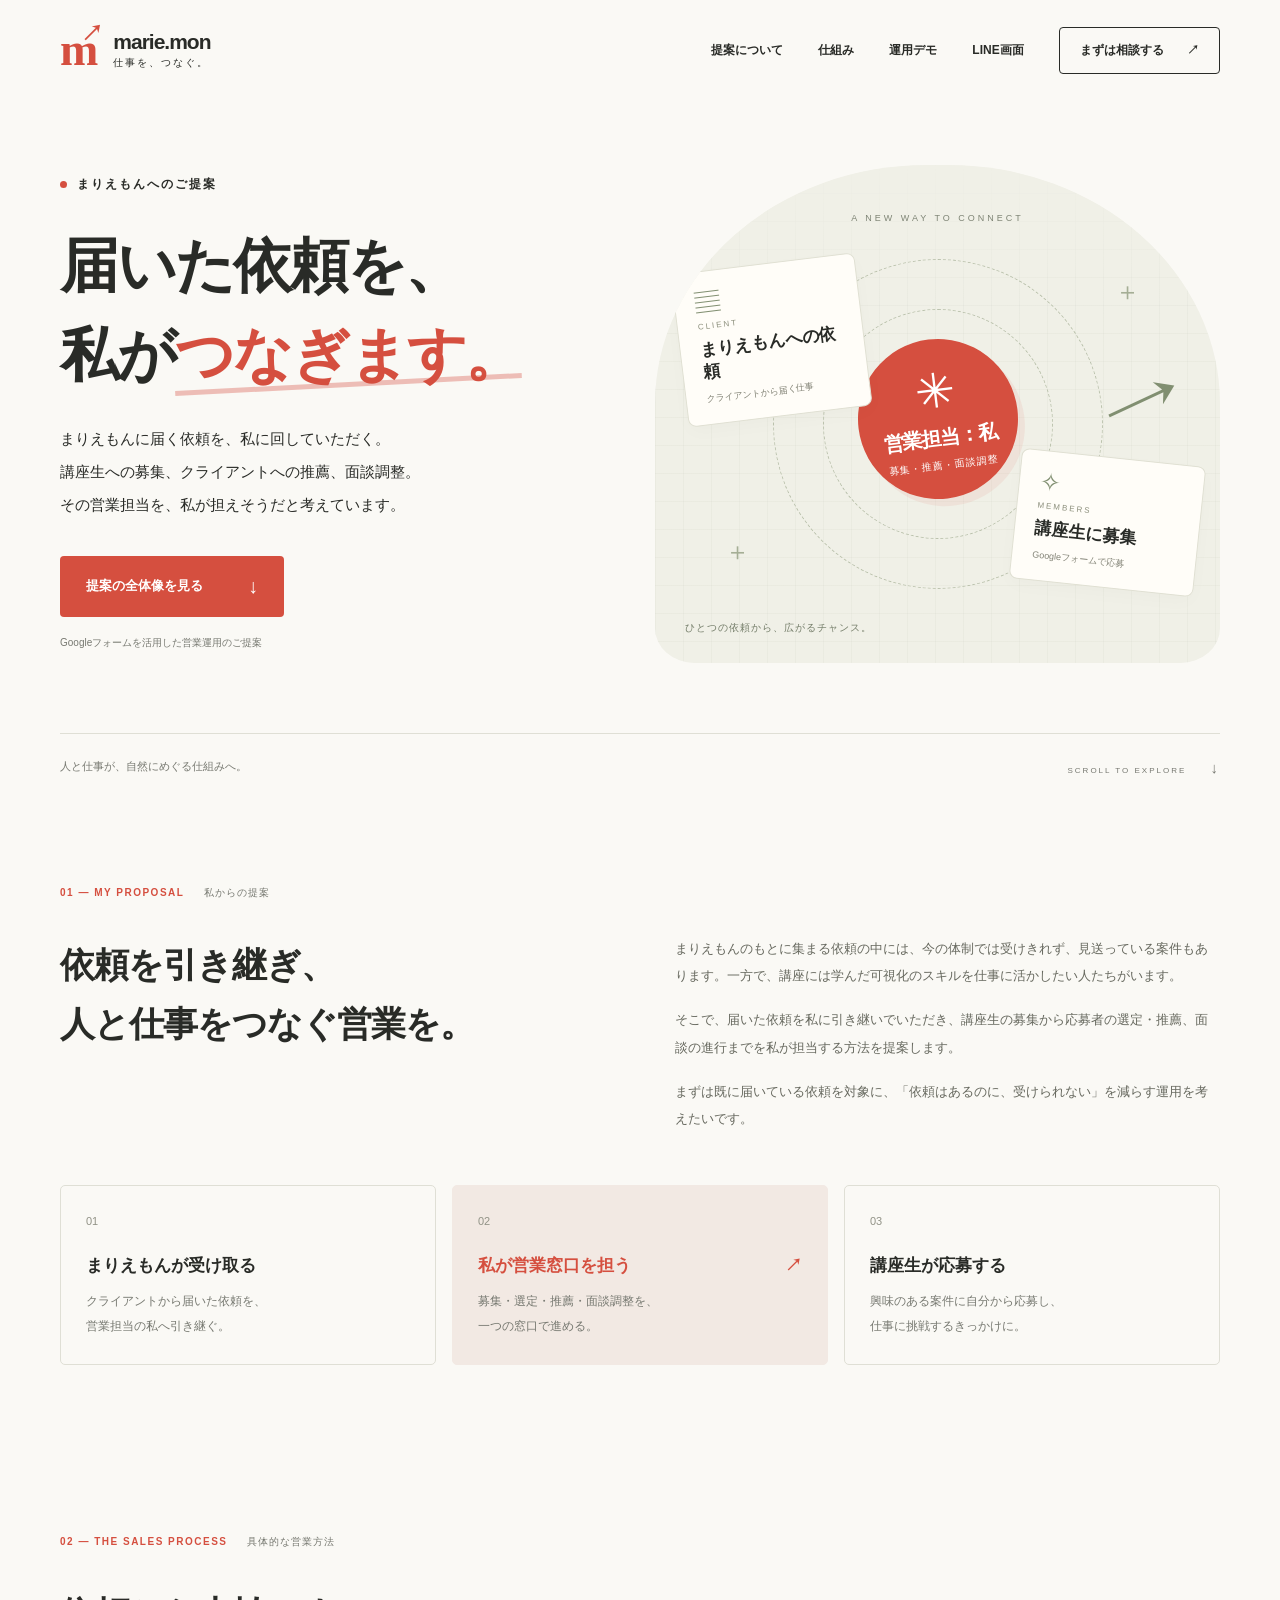
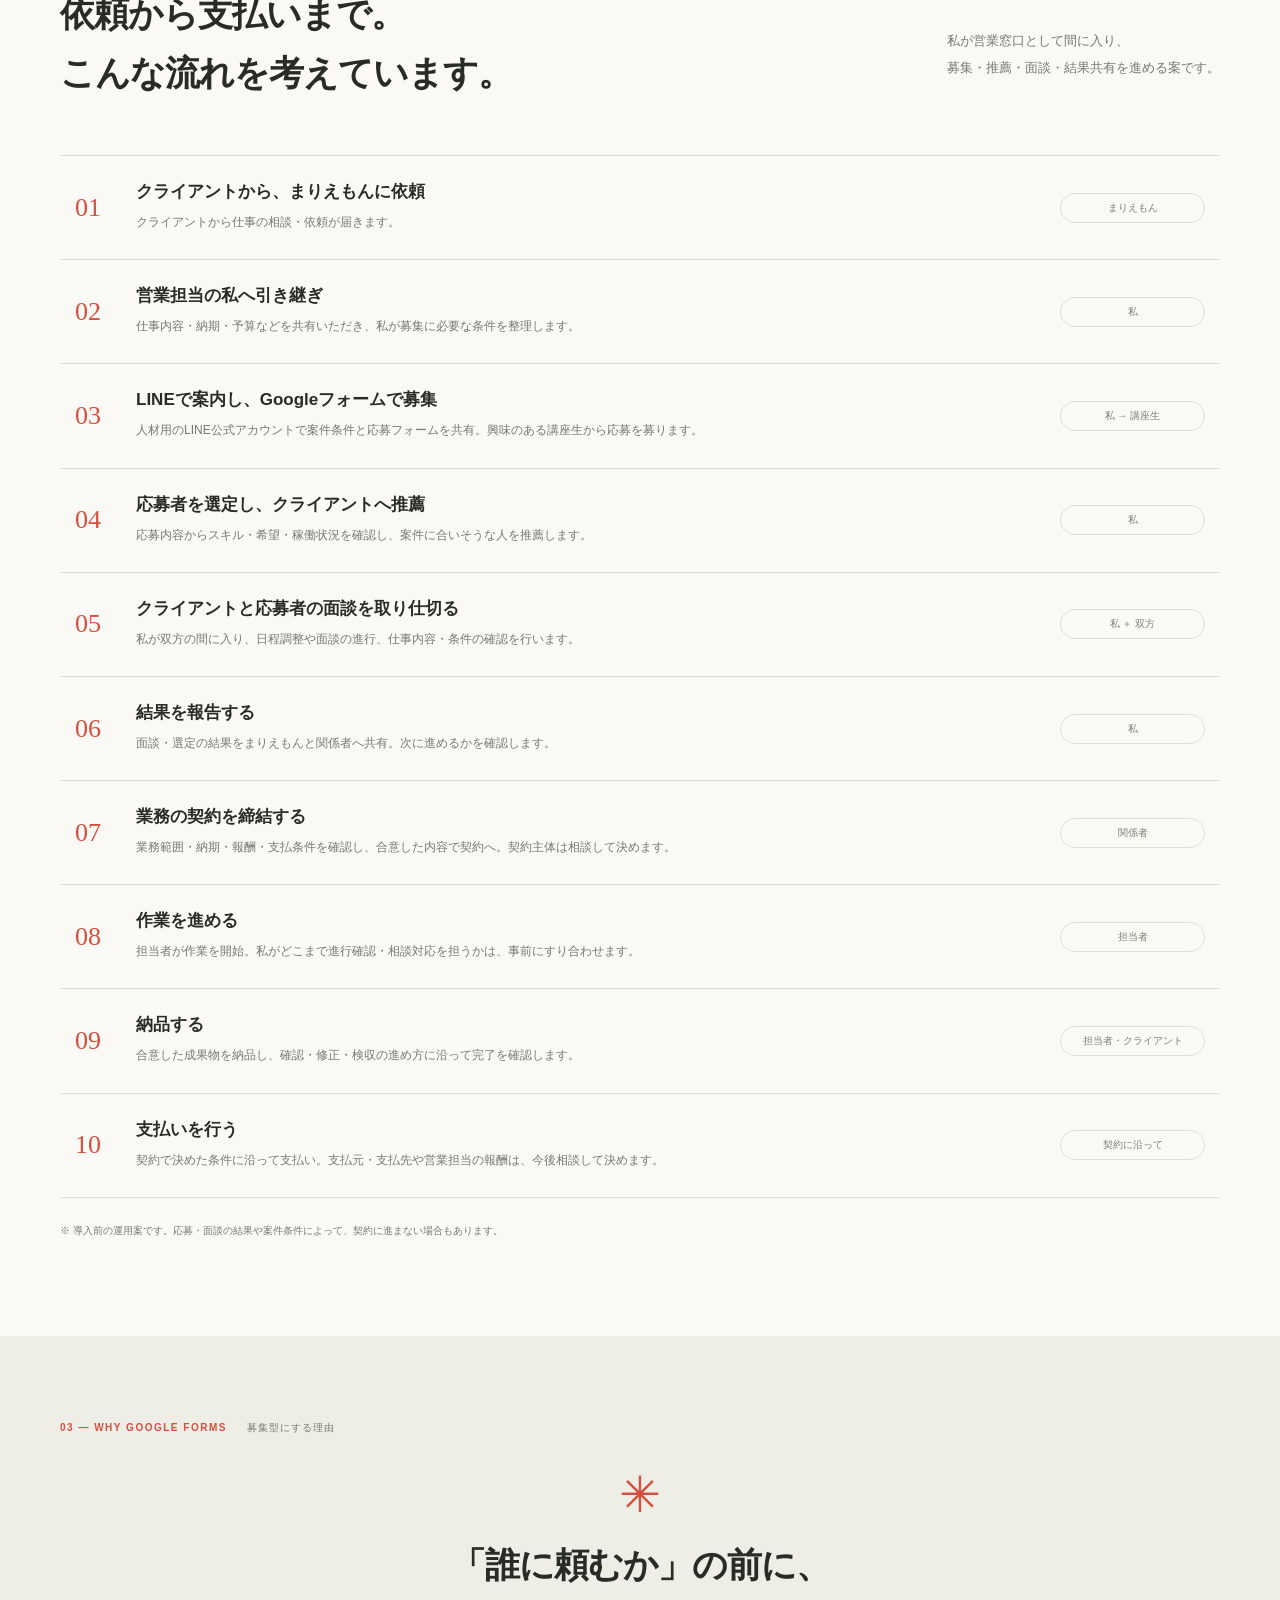
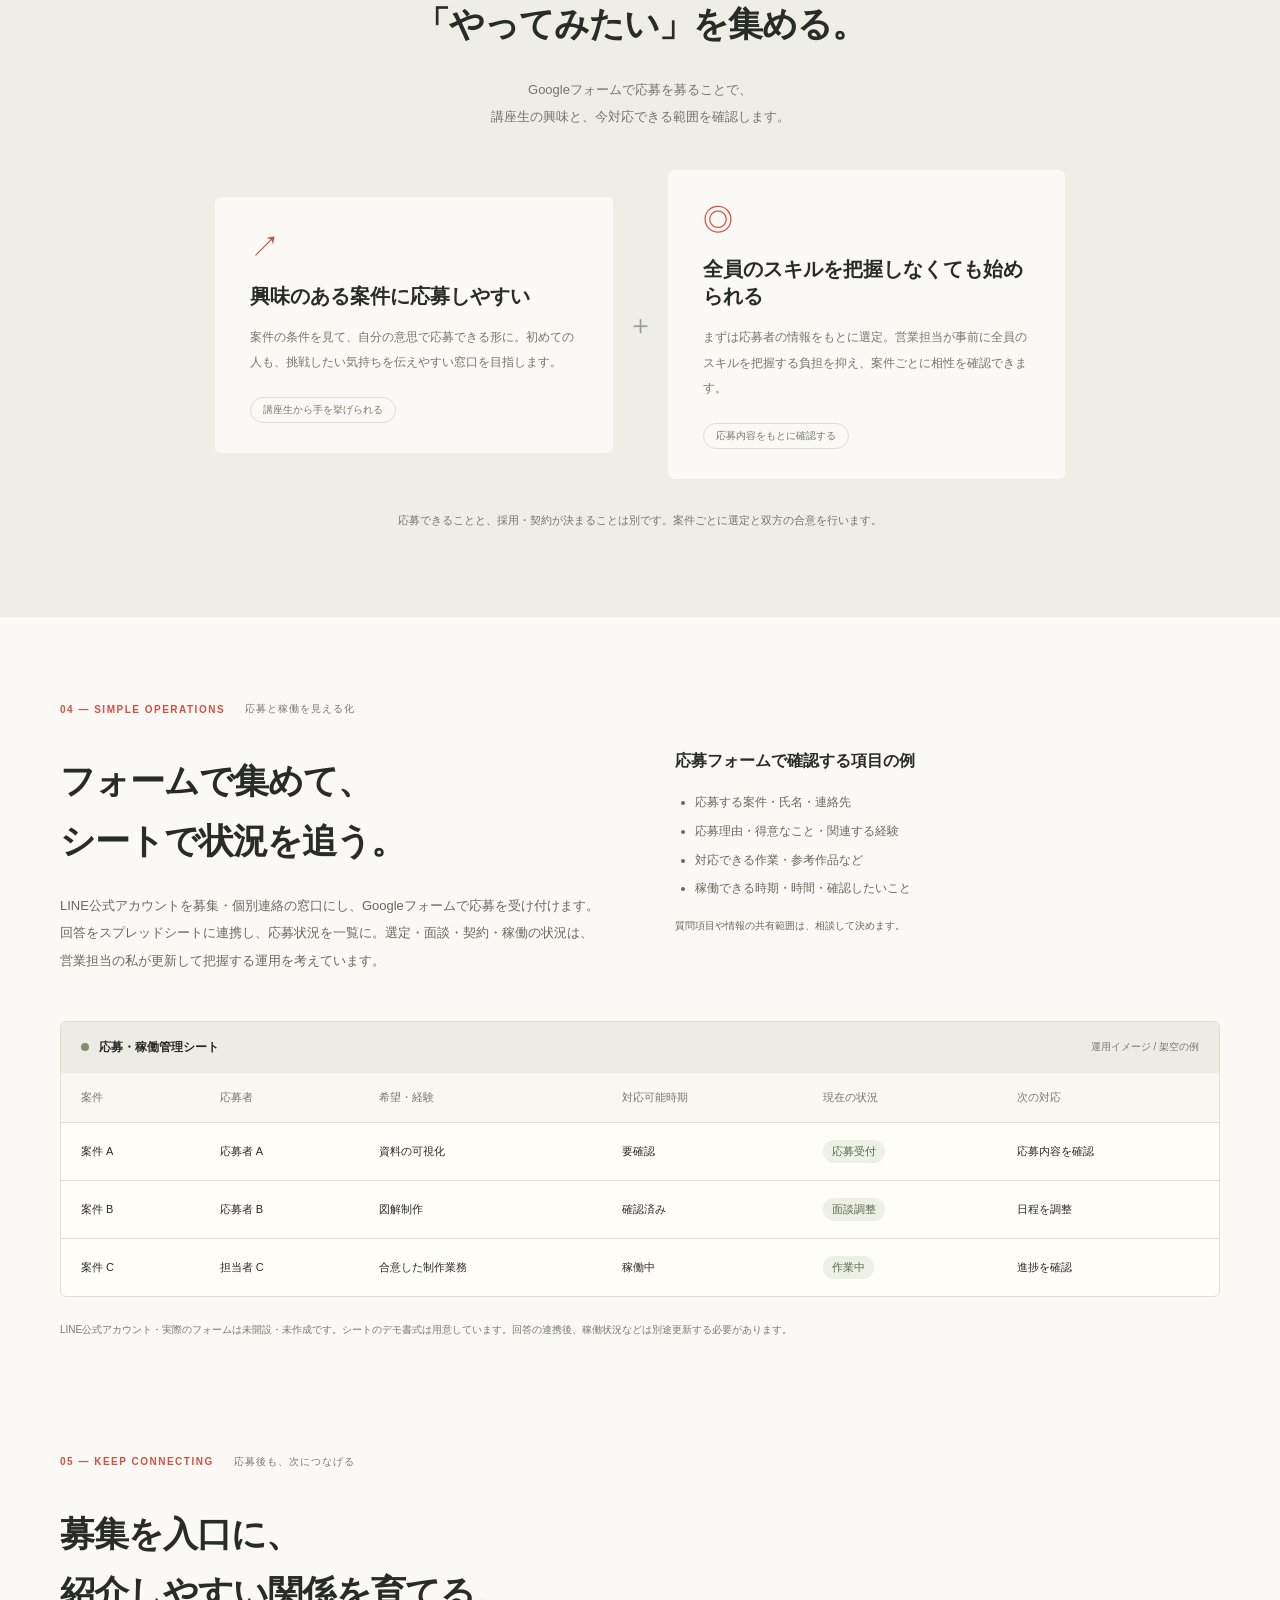
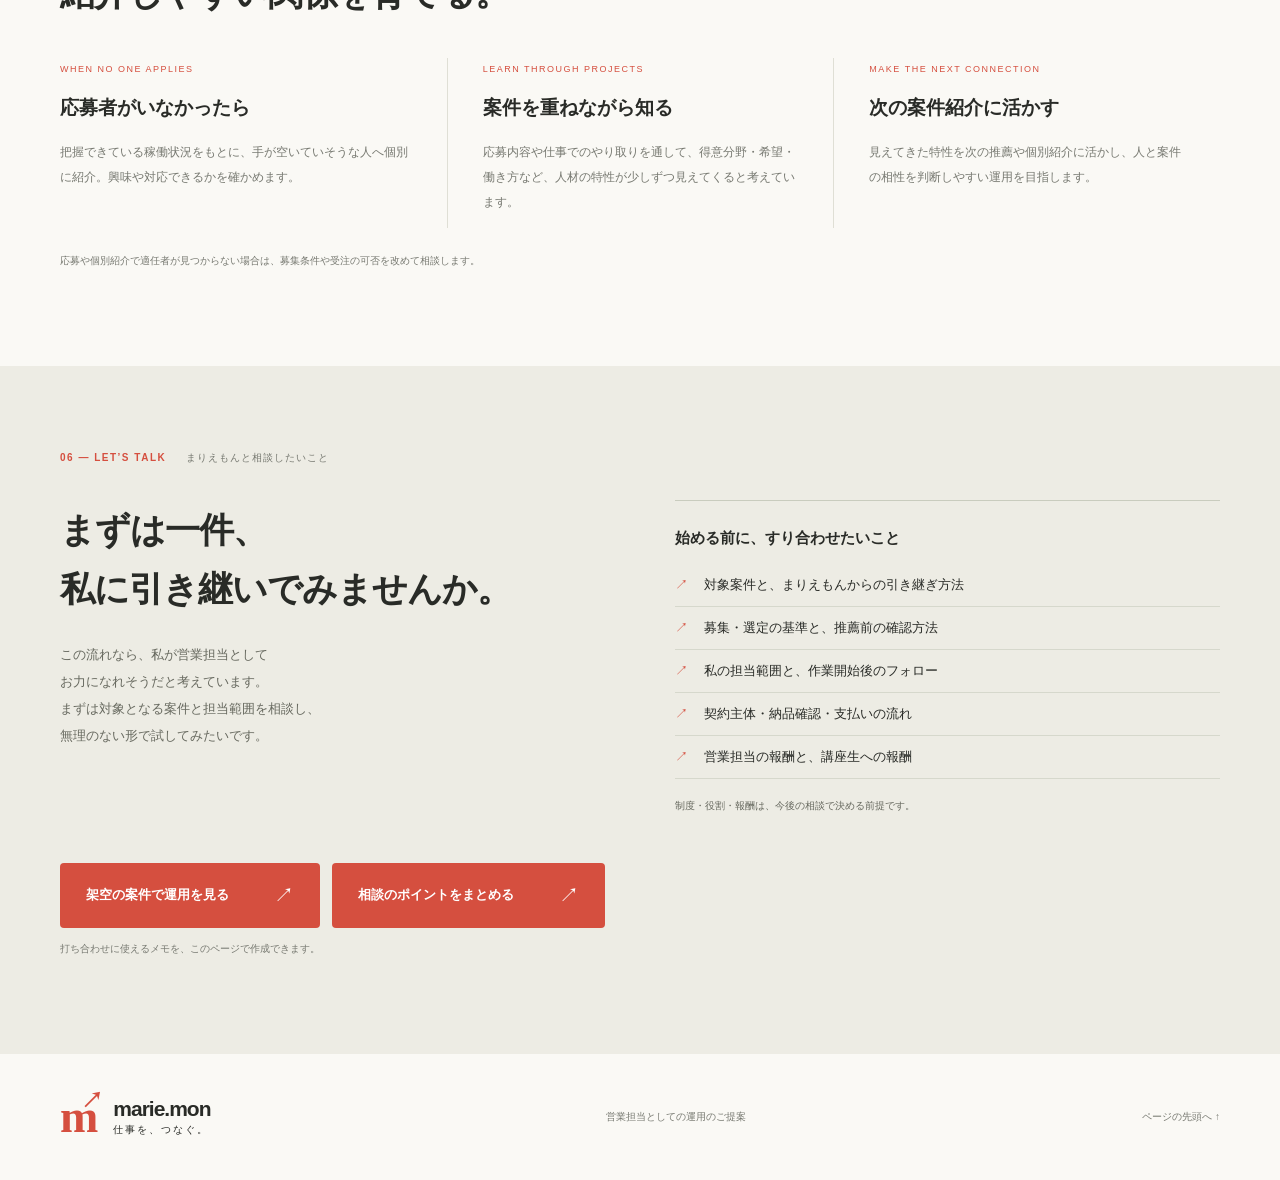
<file: index.html>
<!doctype html>
<html lang="ja">
<head><meta charset="UTF-8"><meta name="viewport" content="width=device-width, initial-scale=1"><meta name="description" content="まりえもんに集まる仕事と、可視化を学ぶ講座生をつなぐ。営業担当として募集・推薦・面談調整を担う、具体的な営業運用のご提案。"><title>仕事を、つなぐ。｜まりえもん 案件マッチングのご提案</title><link rel="stylesheet" href="style.css"></head>
<body>
<header class="header"><a class="brand" href="#"><span class="brand-icon">m<span>↗</span></span><span>marie.mon <small>仕事を、つなぐ。</small></span></a><nav aria-label="メインナビゲーション"><a href="#concept">提案について</a><a href="#flow">仕組み</a><a href="demo/index.html">運用デモ</a><a href="demo/line.html">LINE画面</a><a class="nav-cta" href="#discussion">まずは相談する <span>↗</span></a></nav></header>
<main>
<section class="hero"><div class="hero-copy"><p class="eyebrow"><span></span> まりえもんへのご提案</p><h1>届いた依頼を、<br>私が<span class="accent">つなぎます。</span></h1><p class="hero-lead">まりえもんに届く依頼を、私に回していただく。<br>講座生への募集、クライアントへの推薦、面談調整。<br>その営業担当を、私が担えそうだと考えています。</p><a class="button" href="#concept">提案の全体像を見る <span>↓</span></a><p class="hero-note">Googleフォームを活用した営業運用のご提案</p></div><div class="hero-art" role="img" aria-label="まりえもんから引き継いだ依頼を、営業担当の私が講座生につなぐイメージ"><div class="art-grid"></div><span class="art-label">A NEW WAY TO CONNECT</span><div class="orbit orbit-one"></div><div class="orbit orbit-two"></div><div class="art-node client"><span class="mini-icon">▤</span><small>CLIENT</small><strong>まりえもんへの依頼</strong><span class="node-foot">クライアントから届く仕事</span></div><div class="art-center"><span class="center-flower">✳</span><strong>営業担当：私</strong><span>募集・推薦・面談調整</span></div><div class="art-node student"><span class="mini-icon">✧</span><small>MEMBERS</small><strong>講座生に募集</strong><span class="node-foot">Googleフォームで応募</span></div><span class="art-plus plus-one">＋</span><span class="art-plus plus-two">＋</span><span class="art-caption">ひとつの依頼から、広がるチャンス。</span><span class="art-arrow">↗</span></div><div class="hero-bottom"><span>人と仕事が、自然にめぐる仕組みへ。</span><a href="#concept">SCROLL TO EXPLORE <span>↓</span></a></div></section>
<section id="concept" class="section concept"><div class="section-label">01 — MY PROPOSAL <span>私からの提案</span></div><div class="split"><h2>依頼を引き継ぎ、<br>人と仕事をつなぐ営業を。</h2><div><p>まりえもんのもとに集まる依頼の中には、今の体制では受けきれず、見送っている案件もあります。一方で、講座には学んだ可視化のスキルを仕事に活かしたい人たちがいます。</p><p>そこで、届いた依頼を私に引き継いでいただき、講座生の募集から応募者の選定・推薦、面談の進行までを私が担当する方法を提案します。</p><p>まずは既に届いている依頼を対象に、「依頼はあるのに、受けられない」を減らす運用を考えたいです。</p></div></div><div class="problem-cards"><article><span class="card-number">01</span><h3>まりえもんが受け取る</h3><p>クライアントから届いた依頼を、<br>営業担当の私へ引き継ぐ。</p></article><article class="highlight"><span class="card-number">02</span><h3>私が営業窓口を担う <span>↗</span></h3><p>募集・選定・推薦・面談調整を、<br>一つの窓口で進める。</p></article><article><span class="card-number">03</span><h3>講座生が応募する</h3><p>興味のある案件に自分から応募し、<br>仕事に挑戦するきっかけに。</p></article></div></section>
<section id="flow" class="section flow"><div class="section-label">02 — THE SALES PROCESS <span>具体的な営業方法</span></div><div class="section-top"><h2>依頼から支払いまで。<br>こんな流れを考えています。</h2><p>私が営業窓口として間に入り、<br>募集・推薦・面談・結果共有を進める案です。</p></div><ol class="steps process-list">
<li><span class="step-number">01</span><div><h3>クライアントから、まりえもんに依頼</h3><p>クライアントから仕事の相談・依頼が届きます。</p></div><span class="step-label">まりえもん</span></li><li><span class="step-number">02</span><div><h3>営業担当の私へ引き継ぎ</h3><p>仕事内容・納期・予算などを共有いただき、私が募集に必要な条件を整理します。</p></div><span class="step-label">私</span></li><li><span class="step-number">03</span><div><h3>LINEで案内し、Googleフォームで募集</h3><p>人材用のLINE公式アカウントで案件条件と応募フォームを共有。興味のある講座生から応募を募ります。</p></div><span class="step-label">私 → 講座生</span></li><li><span class="step-number">04</span><div><h3>応募者を選定し、クライアントへ推薦</h3><p>応募内容からスキル・希望・稼働状況を確認し、案件に合いそうな人を推薦します。</p></div><span class="step-label">私</span></li><li><span class="step-number">05</span><div><h3>クライアントと応募者の面談を取り仕切る</h3><p>私が双方の間に入り、日程調整や面談の進行、仕事内容・条件の確認を行います。</p></div><span class="step-label">私 ＋ 双方</span></li><li><span class="step-number">06</span><div><h3>結果を報告する</h3><p>面談・選定の結果をまりえもんと関係者へ共有。次に進めるかを確認します。</p></div><span class="step-label">私</span></li><li><span class="step-number">07</span><div><h3>業務の契約を締結する</h3><p>業務範囲・納期・報酬・支払条件を確認し、合意した内容で契約へ。契約主体は相談して決めます。</p></div><span class="step-label">関係者</span></li><li><span class="step-number">08</span><div><h3>作業を進める</h3><p>担当者が作業を開始。私がどこまで進行確認・相談対応を担うかは、事前にすり合わせます。</p></div><span class="step-label">担当者</span></li><li><span class="step-number">09</span><div><h3>納品する</h3><p>合意した成果物を納品し、確認・修正・検収の進め方に沿って完了を確認します。</p></div><span class="step-label">担当者・クライアント</span></li><li><span class="step-number">10</span><div><h3>支払いを行う</h3><p>契約で決めた条件に沿って支払い。支払元・支払先や営業担当の報酬は、今後相談して決めます。</p></div><span class="step-label">契約に沿って</span></li></ol><p class="flow-note">※ 導入前の運用案です。応募・面談の結果や案件条件によって、契約に進まない場合もあります。</p></section>
<section class="idea section" id="tools"><div class="section-label">03 — WHY GOOGLE FORMS <span>募集型にする理由</span></div><div class="idea-heading"><span class="asterisk">✳</span><h2>「誰に頼むか」の前に、<br>「やってみたい」を集める。</h2><p>Googleフォームで応募を募ることで、<br>講座生の興味と、今対応できる範囲を確認します。</p></div><div class="role-grid"><article><span class="role-icon">↗</span><h3>興味のある案件に応募しやすい</h3><p>案件の条件を見て、自分の意思で応募できる形に。初めての人も、挑戦したい気持ちを伝えやすい窓口を目指します。</p><span class="tag">講座生から手を挙げられる</span></article><span class="role-plus">＋</span><article><span class="role-icon">◎</span><h3>全員のスキルを把握しなくても始められる</h3><p>まずは応募者の情報をもとに選定。営業担当が事前に全員のスキルを把握する負担を抑え、案件ごとに相性を確認できます。</p><span class="tag">応募内容をもとに確認する</span></article></div><p class="idea-note">応募できることと、採用・契約が決まることは別です。案件ごとに選定と双方の合意を行います。</p></section>
<section class="section tracking"><div class="section-label">04 — SIMPLE OPERATIONS <span>応募と稼働を見える化</span></div><div class="split"><div><h2>フォームで集めて、<br>シートで状況を追う。</h2><p>LINE公式アカウントを募集・個別連絡の窓口にし、Googleフォームで応募を受け付けます。回答をスプレッドシートに連携し、応募状況を一覧に。選定・面談・契約・稼働の状況は、営業担当の私が更新して把握する運用を考えています。</p></div><div><h3>応募フォームで確認する項目の例</h3><ul class="plain-list"><li>応募する案件・氏名・連絡先</li><li>応募理由・得意なこと・関連する経験</li><li>対応できる作業・参考作品など</li><li>稼働できる時期・時間・確認したいこと</li></ul><p class="small-note">質問項目や情報の共有範囲は、相談して決めます。</p></div></div><div class="sheet-example"><div class="sheet-header"><span class="sheet-dot"></span> 応募・稼働管理シート <span>運用イメージ / 架空の例</span></div><div class="table-scroll"><table><caption class="sr-only">応募・稼働管理の架空の例</caption><thead><tr><th>案件</th><th>応募者</th><th>希望・経験</th><th>対応可能時期</th><th>現在の状況</th><th>次の対応</th></tr></thead><tbody><tr><td>案件 A</td><td>応募者 A</td><td>資料の可視化</td><td>要確認</td><td><span class="status-pill">応募受付</span></td><td>応募内容を確認</td></tr><tr><td>案件 B</td><td>応募者 B</td><td>図解制作</td><td>確認済み</td><td><span class="status-pill">面談調整</span></td><td>日程を調整</td></tr><tr><td>案件 C</td><td>担当者 C</td><td>合意した制作業務</td><td>稼働中</td><td><span class="status-pill">作業中</span></td><td>進捗を確認</td></tr></tbody></table></div></div><p class="small-note">LINE公式アカウント・実際のフォームは未開設・未作成です。シートのデモ書式は用意しています。回答の連携後、稼働状況などは別途更新する必要があります。</p></section>
<section class="section benefits"><div class="section-label">05 — KEEP CONNECTING <span>応募後も、次につなげる</span></div><h2>募集を入口に、<br>紹介しやすい関係を育てる。</h2><div class="benefit-grid"><article><span>WHEN NO ONE APPLIES</span><h3>応募者がいなかったら</h3><p>把握できている稼働状況をもとに、手が空いていそうな人へ個別に紹介。興味や対応できるかを確かめます。</p></article><article><span>LEARN THROUGH PROJECTS</span><h3>案件を重ねながら知る</h3><p>応募内容や仕事でのやり取りを通して、得意分野・希望・働き方など、人材の特性が少しずつ見えてくると考えています。</p></article><article><span>MAKE THE NEXT CONNECTION</span><h3>次の案件紹介に活かす</h3><p>見えてきた特性を次の推薦や個別紹介に活かし、人と案件の相性を判断しやすい運用を目指します。</p></article></div><p class="small-note">応募や個別紹介で適任者が見つからない場合は、募集条件や受注の可否を改めて相談します。</p></section>
<section id="discussion" class="discussion section"><div class="section-label">06 — LET’S TALK <span>まりえもんと相談したいこと</span></div><div class="split"><div><h2>まずは一件、<br>私に引き継いでみませんか。</h2><p>この流れなら、私が営業担当として<br>お力になれそうだと考えています。<br>まずは対象となる案件と担当範囲を相談し、<br>無理のない形で試してみたいです。</p></div><div class="discussion-list"><h3>始める前に、すり合わせたいこと</h3><ul><li>対象案件と、まりえもんからの引き継ぎ方法</li><li>募集・選定の基準と、推薦前の確認方法</li><li>私の担当範囲と、作業開始後のフォロー</li><li>契約主体・納品確認・支払いの流れ</li><li>営業担当の報酬と、講座生への報酬</li></ul><p>制度・役割・報酬は、今後の相談で決める前提です。</p></div></div><a class="button" href="demo/index.html" style="margin-right:12px">架空の案件で運用を見る <span>↗</span></a><button class="button" id="consult-button">相談のポイントをまとめる <span>↗</span></button><p class="consult-note">打ち合わせに使えるメモを、このページで作成できます。</p></section>
</main><footer><a class="brand" href="#"><span class="brand-icon">m<span>↗</span></span><span>marie.mon <small>仕事を、つなぐ。</small></span></a><span>営業担当としての運用のご提案</span><a href="#">ページの先頭へ ↑</a></footer>
<dialog id="consult-dialog"><form method="dialog"><button class="close" aria-label="閉じる">×</button></form><p class="eyebrow">LET’S START SMALL</p><h2>はじめの相談メモ</h2><p>打ち合わせで話したいことを書き留めてください。入力内容は送信されません。</p><label for="memo">相談したい案件や、気になること</label><textarea id="memo" rows="5" placeholder="例：どの案件から引き継ぐか、Googleフォームの募集項目、私の担当範囲や報酬を相談したい。"></textarea><button class="button" id="download-memo">相談メモを保存する <span>↓</span></button><p id="memo-status" role="status"></p></dialog><script src="script.js"></script>
</body></html>
</file>
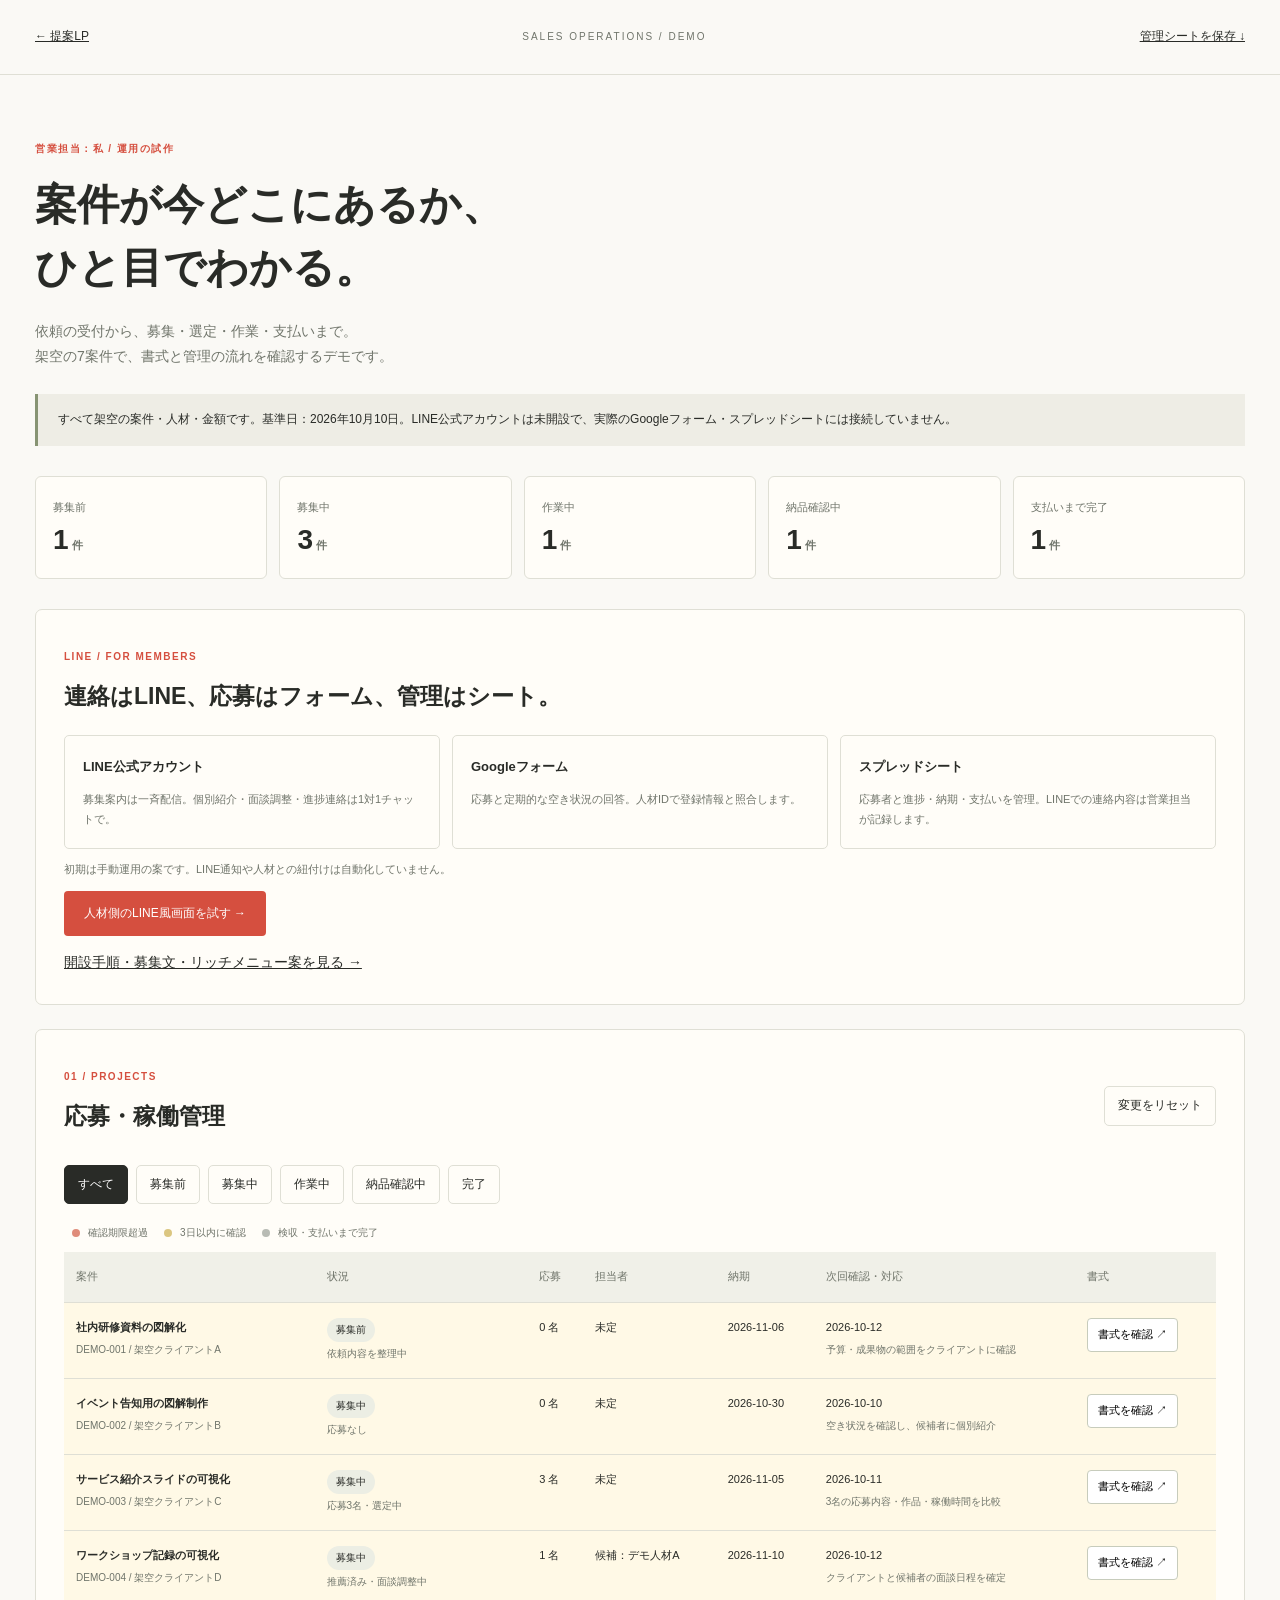
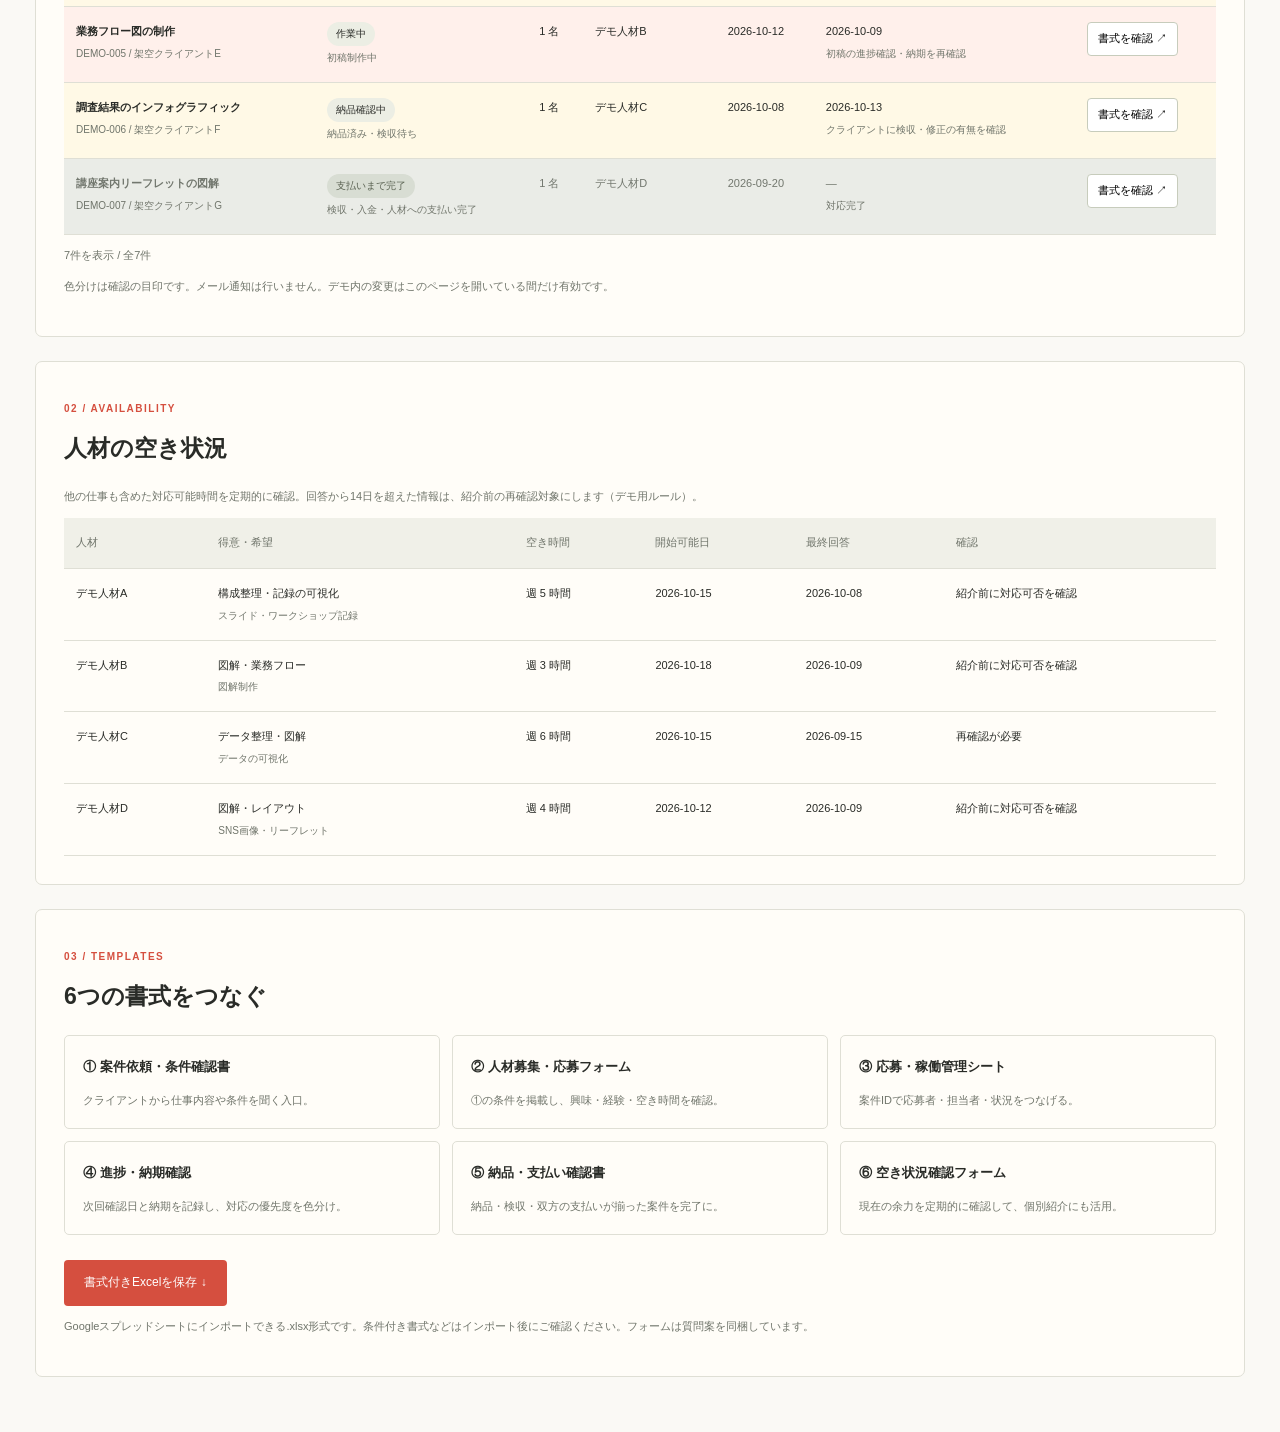
<file: demo/index.html>
<!doctype html><html lang="ja"><head><meta charset="utf-8"><meta name="viewport" content="width=device-width,initial-scale=1"><title>営業運用デモ｜まりえもんへの提案</title><link rel="stylesheet" href="demo.css"></head><body><header><a href="../index.html">← 提案LP</a><span>SALES OPERATIONS / DEMO</span><a href="営業運用デモ.xlsx" download>管理シートを保存 ↓</a></header><main><p class="eyebrow">営業担当：私 / 運用の試作</p><h1>案件が今どこにあるか、<br>ひと目でわかる。</h1><p class="intro">依頼の受付から、募集・選定・作業・支払いまで。<br>架空の7案件で、書式と管理の流れを確認するデモです。</p><div class="notice">すべて架空の案件・人材・金額です。基準日：2026年10月10日。LINE公式アカウントは未開設で、実際のGoogleフォーム・スプレッドシートには接続していません。</div><div class="summary" id="summary"></div><section class="panel"><p class="eyebrow">LINE / FOR MEMBERS</p><h2>連絡はLINE、応募はフォーム、管理はシート。</h2><div class="template-grid"><article><b>LINE公式アカウント</b><p>募集案内は一斉配信。個別紹介・面談調整・進捗連絡は1対1チャットで。</p></article><article><b>Googleフォーム</b><p>応募と定期的な空き状況の回答。人材IDで登録情報と照合します。</p></article><article><b>スプレッドシート</b><p>応募者と進捗・納期・支払いを管理。LINEでの連絡内容は営業担当が記録します。</p></article></div><p class="muted">初期は手動運用の案です。LINE通知や人材との紐付けは自動化していません。</p><a class="primary" href="line.html">人材側のLINE風画面を試す →</a><p></p><a href="LINE運用準備.md">開設手順・募集文・リッチメニュー案を見る →</a></section><section class="panel"><div class="panel-title"><div><p class="eyebrow">01 / PROJECTS</p><h2>応募・稼働管理</h2></div><button id="reset" class="secondary">変更をリセット</button></div><div class="filters" role="group" aria-label="案件の絞り込み"><button class="active" data-filter="すべて" aria-pressed="true">すべて</button><button data-filter="募集前" aria-pressed="false">募集前</button><button data-filter="募集中" aria-pressed="false">募集中</button><button data-filter="作業中" aria-pressed="false">作業中</button><button data-filter="納品確認中" aria-pressed="false">納品確認中</button><button data-filter="完了" aria-pressed="false">完了</button></div><p class="legend"><span class="dot red"></span>確認期限超過 <span class="dot yellow"></span>3日以内に確認 <span class="dot gray"></span>検収・支払いまで完了</p><div class="table-wrap"><table class="projects-table"><caption class="sr-only">架空の案件の応募・稼働状況</caption><thead><tr><th>案件</th><th>状況</th><th>応募</th><th>担当者</th><th>納期</th><th>次回確認・対応</th><th>書式</th></tr></thead><tbody id="projects"></tbody></table></div><p id="result-count" class="muted" role="status"></p><p class="muted">色分けは確認の目印です。メール通知は行いません。デモ内の変更はこのページを開いている間だけ有効です。</p></section><section class="panel" id="talent-panel"><p class="eyebrow">02 / AVAILABILITY</p><h2>人材の空き状況</h2><p class="muted">他の仕事も含めた対応可能時間を定期的に確認。回答から14日を超えた情報は、紹介前の再確認対象にします（デモ用ルール）。</p><div class="table-wrap"><table><caption class="sr-only">架空の人材の稼働可能状況</caption><thead><tr><th>人材</th><th>得意・希望</th><th>空き時間</th><th>開始可能日</th><th>最終回答</th><th>確認</th></tr></thead><tbody id="talents"></tbody></table></div></section><section class="panel"><p class="eyebrow">03 / TEMPLATES</p><h2>6つの書式をつなぐ</h2><div class="template-grid"><article><b>① 案件依頼・条件確認書</b><p>クライアントから仕事内容や条件を聞く入口。</p></article><article><b>② 人材募集・応募フォーム</b><p>①の条件を掲載し、興味・経験・空き時間を確認。</p></article><article><b>③ 応募・稼働管理シート</b><p>案件IDで応募者・担当者・状況をつなげる。</p></article><article><b>④ 進捗・納期確認</b><p>次回確認日と納期を記録し、対応の優先度を色分け。</p></article><article><b>⑤ 納品・支払い確認書</b><p>納品・検収・双方の支払いが揃った案件を完了に。</p></article><article><b>⑥ 空き状況確認フォーム</b><p>現在の余力を定期的に確認して、個別紹介にも活用。</p></article></div><a class="primary download" href="営業運用デモ.xlsx" download>書式付きExcelを保存 ↓</a><p class="muted">Googleスプレッドシートにインポートできる.xlsx形式です。条件付き書式などはインポート後にご確認ください。フォームは質問案を同梱しています。</p></section></main><dialog id="detail"><button id="close" aria-label="閉じる" class="close">×</button><p class="eyebrow" id="detail-id"></p><h2 id="detail-title"></h2><nav class="tabs" aria-label="書式の切り替え"><button class="active" data-tab="brief" aria-pressed="true">① 条件確認</button><button data-tab="apply" aria-pressed="false">② 応募</button><button data-tab="applicants" aria-pressed="false">③ 応募者</button><button data-tab="progress" aria-pressed="false">④ 進捗</button><button data-tab="payment" aria-pressed="false">⑤ 納品・支払</button><button data-tab="availability" aria-pressed="false">⑥ 空き状況</button></nav><div id="detail-content"></div><p id="feedback" role="status"></p></dialog><script src="data.js"></script><script src="demo.js"></script></body></html>
</file>
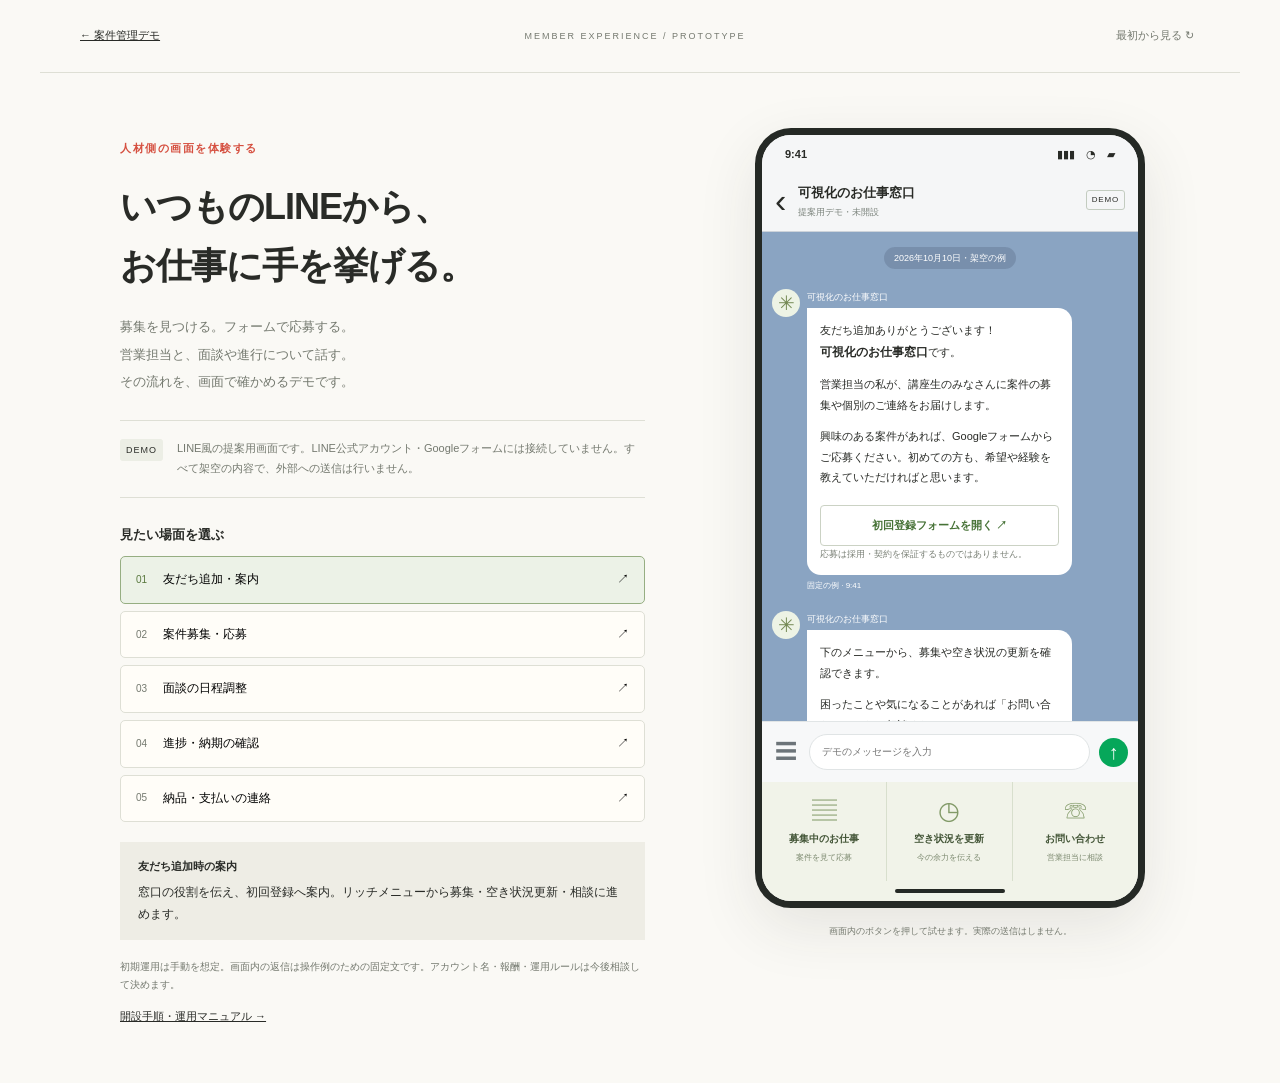
<file: demo/line.html>
<!doctype html><html lang="ja"><head><meta charset="utf-8"><meta name="viewport" content="width=device-width,initial-scale=1"><title>人材用LINE画面デモ｜可視化のお仕事窓口</title><link rel="stylesheet" href="line.css"></head><body><header class="page-header"><a href="index.html">← 案件管理デモ</a><span>MEMBER EXPERIENCE / PROTOTYPE</span><button id="reset">最初から見る ↻</button></header><main><section class="explanation"><p class="eyebrow">人材側の画面を体験する</p><h1>いつものLINEから、<br>お仕事に手を挙げる。</h1><p class="lead">募集を見つける。フォームで応募する。<br>営業担当と、面談や進行について話す。<br>その流れを、画面で確かめるデモです。</p><div class="demo-note"><span>DEMO</span><p>LINE風の提案用画面です。LINE公式アカウント・Googleフォームには接続していません。すべて架空の内容で、外部への送信は行いません。</p></div><h2>見たい場面を選ぶ</h2><div class="scenarios" role="group" aria-label="トーク場面"><button data-scene="welcome" class="active" aria-pressed="true"><span>01</span>友だち追加・案内 <b>↗</b></button><button data-scene="recruit" aria-pressed="false"><span>02</span>案件募集・応募 <b>↗</b></button><button data-scene="interview" aria-pressed="false"><span>03</span>面談の日程調整 <b>↗</b></button><button data-scene="progress" aria-pressed="false"><span>04</span>進捗・納期の確認 <b>↗</b></button><button data-scene="payment" aria-pressed="false"><span>05</span>納品・支払いの連絡 <b>↗</b></button></div><div class="context" id="scene-context"></div><p class="small">初期運用は手動を想定。画面内の返信は操作例のための固定文です。アカウント名・報酬・運用ルールは今後相談して決めます。</p><a class="manual-link" href="LINE運用準備.md">開設手順・運用マニュアル →</a></section><section class="phone-area" aria-label="人材向けLINE風トーク画面"><div class="phone"><div class="status-bar" aria-hidden="true"><b>9:41</b><span>▮▮▮　◔　▰</span></div><div class="chat-header"><span class="back-mark" aria-hidden="true">‹</span><div class="header-name"><strong>可視化のお仕事窓口</strong><small>提案用デモ・未開設</small></div><span class="header-demo">DEMO</span></div><div class="chat-scroll" id="chat-scroll"><div class="chat-date">2026年10月10日・架空の例</div><div id="messages" aria-live="polite" aria-relevant="additions"></div></div><form id="chat-form" class="composer"><button type="button" id="toggle-menu" aria-label="リッチメニューを開閉" aria-expanded="true">☰</button><label class="sr-only" for="chat-input">デモのメッセージ</label><input id="chat-input" placeholder="デモのメッセージを入力" maxlength="500" autocomplete="off"><button type="submit" class="send" aria-label="デモメッセージを追加">↑</button></form><div class="rich-menu" id="rich-menu"><button data-action="recruit"><span>▤</span><b>募集中のお仕事</b><small>案件を見て応募</small></button><button data-action="availability"><span>◷</span><b>空き状況を更新</b><small>今の余力を伝える</small></button><button data-action="consult"><span>☏</span><b>お問い合わせ</b><small>営業担当に相談</small></button></div><div class="home-bar" aria-hidden="true"><span></span></div></div><p class="phone-caption">画面内のボタンを押して試せます。実際の送信はしません。</p></section></main><dialog id="form-dialog"><button class="close" id="close-form" aria-label="閉じる">×</button><div id="form-content"></div></dialog><script src="line.js"></script></body></html>
</file>
<file: style.css>
:root{--paper:#faf9f5;--ink:#292b27;--red:#d54f3f;--line:#dfdfd5;--muted:#777971}*{box-sizing:border-box}html{scroll-behavior:smooth;scroll-padding-top:90px}body{margin:0;background:var(--paper);color:var(--ink);font-family:'Noto Sans JP',sans-serif;-webkit-font-smoothing:antialiased}a{color:inherit;text-decoration:none}button,textarea{font:inherit}button,a{-webkit-tap-highlight-color:transparent}a:focus-visible,button:focus-visible,textarea:focus-visible{outline:3px solid var(--red);outline-offset:5px}.header{height:100px;max-width:1320px;margin:auto;padding:0 60px;display:flex;align-items:center;justify-content:space-between}.brand{display:flex;align-items:center;gap:12px;font-size:21px;font-weight:800;letter-spacing:-1px}.brand small{display:block;font-size:10px;font-weight:500;letter-spacing:2px;margin-top:2px}.brand-icon{position:relative;font-family:Georgia,serif;font-weight:bold;font-size:46px;line-height:1;color:var(--red);letter-spacing:-7px;padding-right:10px}.brand-icon span{position:absolute;font-family:sans-serif;font-size:22px;right:-2px;top:-4px;letter-spacing:0}.header nav{display:flex;gap:35px;align-items:center;font-size:12px;font-weight:600}.nav-cta{padding:14px 20px;border:1px solid var(--ink);border-radius:4px}.nav-cta span{margin-left:20px}.hero{max-width:1320px;margin:auto;padding:60px 60px 0;display:grid;grid-template-columns:1fr 1fr;gap:30px}.eyebrow{font-size:12px;font-weight:600;letter-spacing:2px;display:flex;align-items:center;gap:10px}.eyebrow>span{width:7px;height:7px;background:var(--red);border-radius:50%}h1{font-size:clamp(38px,4.6vw,65px);line-height:1.5;letter-spacing:-2px;margin:25px 0 23px;font-weight:800}.accent{color:var(--red);position:relative}.accent:after{content:'';position:absolute;bottom:0;left:0;right:0;height:5px;background:var(--red);transform:rotate(-3deg);opacity:.35}.hero-lead{font-size:15px;line-height:2.2;font-weight:500}.button{display:inline-flex;align-items:center;justify-content:space-between;gap:45px;background:var(--red);color:white;border:0;border-radius:4px;padding:19px 26px;font-size:13px;font-weight:600;cursor:pointer;transition:background .2s,transform .2s}.button:hover{background:#b94234;transform:translateY(-2px)}.hero .button{margin-top:20px}.button span{font-size:20px;font-weight:400}.hero-note{font-size:10px;color:var(--muted);margin-top:15px}.hero-art{position:relative;min-height:480px;background:#f0f0e7;border-radius:48% 48% 7% 7%;overflow:hidden;margin-top:5px}.art-grid{position:absolute;inset:0;background-image:linear-gradient(#dddfd450 1px,transparent 1px),linear-gradient(90deg,#dddfd450 1px,transparent 1px);background-size:28px 28px;mask-image:linear-gradient(transparent,#000 30%)}.art-label{position:absolute;top:48px;left:0;right:0;text-align:center;font-size:9px;letter-spacing:3px;color:#7e8475}.orbit{position:absolute;border:1px dashed #bbc2ad;border-radius:50%;width:330px;height:330px;left:50%;top:52%;transform:translate(-50%,-50%)}.orbit-two{width:230px;height:230px}.art-center{position:absolute;left:50%;top:51%;transform:translate(-50%,-50%) rotate(-7deg);background:var(--red);color:#fff;width:160px;height:160px;border-radius:50%;display:flex;align-items:center;justify-content:center;flex-direction:column;box-shadow:6px 8px 0 #d54f3f15;z-index:2}.center-flower{font-size:48px;line-height:1.1;font-weight:400}.art-center strong{font-size:20px;letter-spacing:-1px;margin-top:7px}.art-center>span:last-child{font-size:10px;margin-top:7px;letter-spacing:1px}.art-node{position:absolute;background:#fffdf8;border:1px solid #e0e0d3;border-radius:8px;padding:18px 20px;z-index:3;width:185px;box-shadow:0 6px 18px #33330a05}.client{top:98px;left:24px;transform:rotate(-7deg)}.student{bottom:75px;right:20px;transform:rotate(6deg)}.art-node small{display:block;font-size:8px;letter-spacing:2px;color:#8b8e7b;margin:7px 0}.art-node strong{font-size:17px}.node-foot{display:block;font-size:9px;color:#808174;margin-top:9px}.mini-icon{font-size:25px;color:#818f71;line-height:1}.art-plus{position:absolute;font-size:25px;font-weight:300;color:#a5ae95}.plus-one{top:110px;right:80px}.plus-two{bottom:95px;left:70px}.art-caption{position:absolute;bottom:28px;left:30px;font-size:10px;color:#737c68;letter-spacing:1px}.art-arrow{position:absolute;top:185px;right:40px;font-size:80px;color:#818f71;transform:rotate(20deg)}.hero-bottom{grid-column:1/-1;border-top:1px solid var(--line);display:flex;justify-content:space-between;padding:25px 0;margin-top:40px;font-size:11px;color:var(--muted)}.hero-bottom a{font-size:8px;letter-spacing:2px}.hero-bottom a span{margin-left:20px;font-size:15px}.section{padding:85px 60px;max-width:1320px;margin:auto}.section-label{display:flex;gap:20px;align-items:center;font-size:10px;letter-spacing:1.5px;color:var(--red);font-weight:700;margin-bottom:35px}.section-label span{color:var(--muted);font-size:10px;letter-spacing:1px;font-weight:400}h2{font-size:35px;line-height:1.7;letter-spacing:-1px;margin:0 0 22px;font-weight:700}p{font-size:13px;line-height:2.1}.split{display:grid;grid-template-columns:1fr 1fr;gap:70px}.split p{margin:0 0 17px;color:#67695f}.problem-cards{display:grid;grid-template-columns:repeat(3,1fr);gap:16px;margin-top:35px}.problem-cards article{border:1px solid var(--line);border-radius:5px;padding:25px}.card-number{font-size:11px;color:#919286}.problem-cards h3{font-size:17px;margin:25px 0 12px}.problem-cards p{font-size:12px;color:var(--muted);margin:0}.problem-cards .highlight{background:#f2e9e3;border-color:#f2e9e3}.highlight h3{color:var(--red)}.highlight h3 span{float:right}.idea{background:#eeeeE6;max-width:none;padding-left:max(60px,calc((100vw - 1200px)/2));padding-right:max(60px,calc((100vw - 1200px)/2))}.idea-heading{text-align:center}.asterisk{color:var(--red);font-size:50px;line-height:1}.idea-heading h2{margin-top:15px}.idea-heading p{color:#747669}.role-grid{display:grid;grid-template-columns:1fr 55px 1fr;max-width:850px;margin:40px auto 0;align-items:center}.role-grid article{background:var(--paper);padding:30px 35px;border-radius:6px}.role-icon{font-size:30px;color:var(--red)}.role-grid h3{font-size:20px;margin:15px 0}.role-grid p{color:#747669;font-size:12px}.tag{display:inline-block;border:1px solid var(--line);padding:5px 12px;border-radius:20px;font-size:10px;margin-top:10px;color:#767a6b}.role-plus{text-align:center;font-size:27px;color:#9b9f8e}.idea-note{text-align:center;font-size:11px;color:#747669;margin:30px 0 0}.section-top{display:flex;justify-content:space-between;align-items:center}.section-top p{color:var(--muted)}.steps{border-top:1px solid var(--line);margin-top:30px}.steps article{display:flex;gap:35px;align-items:center;border-bottom:1px solid var(--line);padding:27px 15px}.step-number{font-size:26px;font-family:Georgia,serif;color:var(--red)}.steps h3{font-size:17px;margin:0 0 7px}.steps p{font-size:12px;color:var(--muted);margin:0}.step-label{margin-left:auto;min-width:100px;text-align:center;border:1px solid var(--line);border-radius:30px;padding:7px 15px;font-size:10px;color:#7d8173}.flow-note,.small-note{font-size:10px;color:var(--muted);margin-top:22px}.benefits{padding-top:20px}.benefit-grid{display:grid;grid-template-columns:repeat(3,1fr);margin-top:35px}.benefit-grid article{padding:0 35px;border-left:1px solid var(--line)}.benefit-grid article:first-child{padding-left:0;border:0}.benefit-grid article>span{font-size:9px;letter-spacing:1.5px;color:var(--red)}.benefit-grid h3{font-size:19px}.benefit-grid p{color:var(--muted);font-size:12px}.discussion{background:#edece4;max-width:none;padding-left:max(60px,calc((100vw - 1200px)/2));padding-right:max(60px,calc((100vw - 1200px)/2))}.discussion-list{border-top:1px solid #c9ccbE;padding-top:13px}.discussion-list h3{font-size:15px}.discussion-list ul{padding:0;list-style:none}.discussion-list li{padding:12px 0;border-bottom:1px solid #d6d8cc;font-size:13px}.discussion-list li:before{content:'↗';color:var(--red);margin-right:16px}.discussion-list p{font-size:10px;margin-top:15px}.discussion>.button{margin-top:30px}.consult-note{font-size:10px;color:var(--muted)}footer{max-width:1320px;margin:auto;padding:40px 60px;display:flex;justify-content:space-between;align-items:center;gap:20px}footer>span,footer>a:last-child{font-size:10px;color:var(--muted)}dialog{border:1px solid var(--line);border-radius:12px;padding:40px;max-width:550px;width:calc(100% - 32px);background:var(--paper);color:var(--ink)}dialog::backdrop{background:#292b2770;backdrop-filter:blur(4px)}dialog h2{font-size:26px}dialog p{font-size:12px;color:var(--muted)}.close{position:absolute;right:15px;top:10px;background:none;border:0;font-size:28px;cursor:pointer}dialog label{display:block;font-size:12px;margin:20px 0 10px}textarea{width:100%;border:1px solid var(--line);border-radius:4px;padding:12px;font-size:13px;line-height:1.8;resize:vertical;background:white}dialog>.button{margin-top:15px;font-size:12px}#memo-status{margin-bottom:0}@media(min-width:1500px){.hero-art{min-height:500px}}@media(max-width:900px){.header{padding:0 30px}.hero{padding:35px 30px 0;gap:20px}h1{font-size:43px}.hero-art{min-height:440px}.art-node{width:155px;padding:15px}.client{left:10px}.student{right:10px}.art-center{width:135px;height:135px}.art-arrow{right:10px}.section{padding:65px 30px}.split{gap:35px}h2{font-size:29px}.problem-cards article{padding:20px}.problem-cards h3{font-size:15px}.role-grid article{padding:25px}.section-top p{font-size:11px}footer{padding:30px}}@media(max-width:640px){html{scroll-padding-top:20px}.header{height:80px;padding:0 22px}.brand{font-size:18px}.brand-icon{font-size:38px}.brand small{font-size:8px}.header nav{gap:0}.header nav>a:not(.nav-cta){display:none}.nav-cta{font-size:10px;padding:10px 12px}.nav-cta span{margin-left:10px}.hero{display:flex;flex-direction:column;padding:25px 22px 0;gap:20px}.eyebrow{font-size:10px}h1{font-size:42px;line-height:1.5;margin:24px 0 20px;letter-spacing:-1.8px}.hero-lead{font-size:13px}.hero .button{margin-top:14px}.button{padding:16px 22px;font-size:12px}.hero-art{min-height:375px;width:100%;max-width:440px;align-self:center;margin-top:12px}.art-label{top:30px;font-size:8px}.client{top:75px;left:15px}.student{bottom:57px;right:15px}.art-node{width:150px;padding:12px 15px}.art-node strong{font-size:14px}.node-foot{font-size:8px}.art-center{top:51%;width:125px;height:125px}.art-center strong{font-size:17px}.center-flower{font-size:36px}.orbit{width:280px;height:280px}.orbit-two{width:190px;height:190px}.art-arrow{font-size:60px;top:135px;right:27px}.plus-one{top:80px;right:60px}.plus-two{bottom:70px;left:45px}.art-caption{bottom:20px;font-size:8px}.hero-bottom{margin-top:10px;padding:20px 0;gap:10px}.hero-bottom>span{font-size:9px}.hero-bottom a{font-size:7px;letter-spacing:1px}.hero-bottom a span{margin-left:6px}.section{padding:55px 22px}.section-label{font-size:8px;gap:12px;margin-bottom:25px}.section-label span{font-size:9px}h2{font-size:27px;line-height:1.65}.split{grid-template-columns:1fr;gap:10px}.split p{font-size:12px}.problem-cards{grid-template-columns:1fr;gap:10px;margin-top:20px}.problem-cards article{position:relative;padding:20px 20px 20px 52px}.card-number{position:absolute;top:23px;left:20px}.problem-cards h3{margin:0 0 9px}.problem-cards p br{display:none}.problem-cards p{font-size:11px}.asterisk{font-size:40px}.idea-heading p{font-size:11px}.role-grid{grid-template-columns:1fr;margin-top:28px;gap:14px}.role-grid article{padding:24px}.role-grid h3{font-size:18px}.role-grid p{font-size:12px}.role-plus{font-size:23px}.idea-note{font-size:10px;text-align:left}.section-top{display:block}.section-top p{font-size:12px}.steps{margin-top:25px}.steps article{gap:20px;padding:23px 0;align-items:flex-start;position:relative}.step-number{font-size:23px;padding-top:2px}.steps h3{font-size:14px;padding-right:4px}.steps p{font-size:11px;line-height:1.9}.step-label{display:none}.flow-note,.small-note{font-size:9px}.benefits{padding-top:0}.benefit-grid{grid-template-columns:1fr;gap:24px;margin-top:25px}.benefit-grid article,.benefit-grid article:first-child{border-left:2px solid #dcded1;padding:0 0 0 20px}.benefit-grid h3{margin:10px 0;font-size:17px}.benefit-grid p{margin:0}.discussion-list{margin-top:20px}.discussion>.button{margin-top:20px}footer{padding:30px 22px;flex-wrap:wrap}footer>span{order:3;width:100%;font-size:9px}footer>a:last-child{font-size:9px}dialog{padding:30px 22px}dialog h2{font-size:23px}}@media(prefers-reduced-motion:reduce){html{scroll-behavior:auto}.button{transition:none}}
.process-list{list-style:none;padding:0}.steps li{display:flex;gap:35px;align-items:center;border-bottom:1px solid var(--line);padding:24px 15px}.process-list .step-label{min-width:145px}.plain-list{padding-left:20px;font-size:12px;color:#67695f;line-height:2.4}.tracking h3{font-size:16px;margin-top:0}.sheet-example{border:1px solid var(--line);border-radius:6px;overflow:hidden;margin-top:30px;background:#fffdf8}.sheet-header{display:flex;align-items:center;gap:10px;padding:17px 20px;background:#edece4;font-size:12px;font-weight:600}.sheet-header>span:last-child{font-size:10px;font-weight:400;color:var(--muted);margin-left:auto}.sheet-dot{height:8px;width:8px;border-radius:50%;background:#818f71}.table-scroll{overflow-x:auto}table{border-collapse:collapse;width:100%;font-size:11px;min-width:650px;text-align:left}th,td{padding:17px 20px;border-bottom:1px solid var(--line)}th{font-weight:500;color:var(--muted);background:#f8f7f1}tbody tr:last-child td{border-bottom:0}.status-pill{display:inline-block;padding:4px 9px;border-radius:20px;color:#5a6b48;background:#edf0e5;white-space:nowrap}.sr-only{position:absolute;width:1px;height:1px;padding:0;margin:-1px;overflow:hidden;clip:rect(0,0,0,0);white-space:nowrap;border:0}@media(max-width:640px){h1{font-size:36px}.hero-lead{font-size:12px}.hero-art .art-center strong{font-size:15px}.art-node strong{font-size:12px}.steps li{padding:22px 0;align-items:flex-start;gap:16px}.process-list .step-number{min-width:28px}.sheet-header{padding:15px 12px;font-size:10px;gap:7px}.sheet-header>span:last-child{font-size:8px}.tracking .split{gap:20px}.table-scroll th,.table-scroll td{padding:14px}.tracking .small-note{line-height:1.9}}
</file>
<file: demo/demo.css>
:root{--paper:#faf9f5;--ink:#292b27;--red:#d54f3f;--line:#dfdfd5;--muted:#70756b}*{box-sizing:border-box}body{margin:0;background:var(--paper);color:var(--ink);font-family:'Noto Sans JP',sans-serif;font-size:14px;line-height:1.8}button,input,select,textarea{font:inherit}button,a{touch-action:manipulation}button{cursor:pointer}a{color:inherit}header{max-width:1320px;margin:auto;display:flex;justify-content:space-between;gap:20px;align-items:center;padding:26px 35px;border-bottom:1px solid var(--line);font-size:12px}header>span{font-size:10px;letter-spacing:2px;color:var(--muted)}main{max-width:1320px;margin:auto;padding:55px 35px}h1{font-size:42px;line-height:1.5;margin:15px 0 20px}h2{font-size:23px;margin:0 0 18px}h3{font-size:17px}.eyebrow{font-size:10px;color:var(--red);letter-spacing:1.5px;font-weight:700}.intro{color:var(--muted)}.notice{background:#eeede5;border-left:3px solid #879473;padding:15px 20px;font-size:12px;margin-top:25px}.summary{display:grid;grid-template-columns:repeat(5,1fr);gap:12px;margin:30px 0}.summary div{border:1px solid var(--line);border-radius:6px;padding:17px;background:#fffdf8}.summary strong{display:block;font-size:28px;line-height:1.5}.summary span{font-size:11px;color:var(--muted)}.panel{padding:28px;background:#fffdf8;border:1px solid var(--line);border-radius:7px;margin-top:24px}.panel-title{display:flex;justify-content:space-between;align-items:center;gap:20px}.filters,.tabs{display:flex;gap:8px;flex-wrap:wrap;margin:10px 0 20px}.filters button,.tabs button,.secondary{border:1px solid var(--line);border-radius:5px;background:transparent;padding:8px 13px;color:var(--ink);font-size:12px}.filters .active,.tabs .active{background:var(--ink);color:white;border-color:var(--ink)}.legend{display:flex;align-items:center;gap:8px;font-size:10px;color:var(--muted);flex-wrap:wrap}.dot{width:8px;height:8px;display:inline-block;border-radius:50%;margin-left:8px}.red{background:#df8c7a}.yellow{background:#dbc681}.gray{background:#b8bbb4}.table-wrap{overflow-x:auto}table{border-collapse:collapse;width:100%;text-align:left;font-size:11px}th,td{padding:15px 12px;border-bottom:1px solid var(--line);vertical-align:top}th{background:#f0f0e8;font-weight:500;color:var(--muted);white-space:nowrap}td small{display:block;color:var(--muted);font-size:10px;margin-top:3px}.projects-table{min-width:970px}.projects-table td:first-child{min-width:205px}.projects-table td:nth-child(2){min-width:170px}.projects-table td:nth-child(6){min-width:210px}tr.urgent{background:#fff0eb}tr.soon{background:#fff9e6}tr.complete{background:#eaece7;color:#72776e}tr.complete .badge{background:#d8ddd3;color:#596151}.badge{display:inline-block;border-radius:20px;background:#eceee4;padding:3px 9px;font-size:10px;white-space:nowrap}.row-button{border:1px solid #c7ccbc;border-radius:4px;padding:6px 10px;background:white;font-size:11px;white-space:nowrap}.muted{font-size:11px;color:var(--muted)}.template-grid{display:grid;grid-template-columns:repeat(3,1fr);gap:12px}.template-grid article{border:1px solid var(--line);padding:18px;border-radius:5px}.template-grid b{font-size:13px}.template-grid p{font-size:11px;color:var(--muted);margin-bottom:0}.primary{background:var(--red);border:0;color:white;border-radius:4px;padding:12px 20px;font-size:12px;display:inline-block;text-decoration:none}.download{margin-top:25px}.sr-only{position:absolute;width:1px;height:1px;padding:0;margin:-1px;overflow:hidden;clip:rect(0,0,0,0);white-space:nowrap;border:0}dialog{width:calc(100% - 30px);max-width:850px;border:1px solid var(--line);border-radius:8px;padding:30px;background:var(--paper);max-height:90vh;color:var(--ink)}dialog::backdrop{background:#292b2770}.close{position:absolute;right:15px;top:10px;background:none;border:0;font-size:28px}.detail-grid{display:grid;grid-template-columns:1fr 1fr;gap:15px}.field{display:block;font-size:12px}.field>span{display:block;margin-bottom:5px;color:#62685d}input,select,textarea{width:100%;border:1px solid #c9cebf;border-radius:4px;padding:10px;background:white;color:var(--ink);font-size:12px}textarea{resize:vertical}fieldset{border:1px solid var(--line);padding:15px;margin:15px 0}legend{font-size:12px}.checkbox{display:flex;gap:10px;align-items:center;margin:10px 0;font-size:12px}.checkbox input{width:18px;height:18px}.detail-notice{font-size:12px;background:#eeede5;padding:14px;margin-bottom:20px}.form-footer{margin-top:20px}.details{margin:0}.details div{border-bottom:1px solid var(--line);padding:12px 0}.details dt{font-size:11px;color:var(--muted)}.details dd{margin:4px 0 0;font-size:13px}#feedback{font-size:12px;color:#4f653e}.empty{padding:25px;background:#eeede5;font-size:13px}.applicant{padding:18px;border:1px solid var(--line);margin-bottom:12px;border-radius:5px}.applicant h3{margin:0 0 5px}.applicant p{font-size:12px;margin:5px 0}a:focus-visible,button:focus-visible,input:focus-visible,select:focus-visible,textarea:focus-visible{outline:3px solid var(--red);outline-offset:3px}@media(max-width:700px){header{padding:20px;flex-wrap:wrap}header>span{display:none}main{padding:30px 16px}h1{font-size:29px}.intro{font-size:12px}.notice{font-size:10px;padding:12px}.summary{grid-template-columns:repeat(3,1fr);gap:8px;margin:20px 0}.summary div{padding:12px}.summary strong{font-size:23px}.panel{padding:18px 14px}h2{font-size:19px}.filters{gap:5px}.filters button{padding:6px 9px;font-size:11px}.template-grid{grid-template-columns:1fr}.panel-title .secondary{font-size:10px;padding:6px 8px}.projects-table{min-width:0}.projects-table thead{display:none}.projects-table tbody{display:block}.projects-table tr{display:block;border:1px solid var(--line);border-radius:5px;margin-bottom:12px;padding:12px}.projects-table td,.projects-table td:first-child,.projects-table td:nth-child(2),.projects-table td:nth-child(6){display:block;min-width:0;border:0;padding:5px 0}.projects-table td::before{content:attr(data-label);display:inline-block;width:85px;font-size:10px;color:var(--muted)}.projects-table td:first-child::before{display:none}.projects-table td small{margin-left:85px}.projects-table td:first-child small{margin-left:0}.detail-grid{grid-template-columns:1fr}dialog{padding:25px 18px}.tabs{gap:5px}.tabs button{font-size:10px;padding:7px 9px}#talent-panel table{min-width:650px}}@media(prefers-reduced-motion:reduce){*{scroll-behavior:auto}}
</file>
<file: demo/line.css>
:root{--paper:#faf9f5;--ink:#292b27;--muted:#74796f;--line:#dedfd5;--green:#06a75a;--red:#d54f3f}*{box-sizing:border-box}body{margin:0;background:var(--paper);color:var(--ink);font-family:'Noto Sans JP',sans-serif;font-size:13px;line-height:1.8}button,input,select,textarea{font:inherit}button{cursor:pointer}a{color:inherit}button:focus-visible,a:focus-visible,input:focus-visible,select:focus-visible,textarea:focus-visible{outline:3px solid #d54f3f;outline-offset:3px}.page-header{max-width:1200px;margin:auto;padding:25px 40px;display:flex;align-items:center;justify-content:space-between;border-bottom:1px solid var(--line);font-size:11px}.page-header>span{font-size:9px;letter-spacing:2px;color:var(--muted)}.page-header button{border:0;background:none;color:var(--muted);font-size:11px}main{max-width:1120px;margin:auto;display:grid;grid-template-columns:1fr 420px;gap:95px;padding:55px 40px}.eyebrow{color:var(--red);font-size:11px;letter-spacing:1.5px;font-weight:600}h1{font-size:36px;line-height:1.65;letter-spacing:-1px;margin:18px 0}.lead{color:var(--muted);line-height:2.1}.demo-note{display:flex;gap:14px;border-top:1px solid var(--line);border-bottom:1px solid var(--line);padding:18px 0;margin:25px 0}.demo-note>span{font-size:9px;letter-spacing:1px;background:#eceee5;border-radius:3px;align-self:flex-start;padding:3px 6px}.demo-note p{font-size:11px;color:var(--muted);margin:0}.explanation h2{font-size:13px;margin:20px 0 10px}.scenarios{display:flex;flex-direction:column;gap:7px}.scenarios button{text-align:left;border:1px solid var(--line);border-radius:5px;background:#fffdf8;padding:12px 15px;font-size:12px;display:flex;gap:16px;align-items:center}.scenarios button>span{font-size:10px;color:var(--muted)}.scenarios button>b{margin-left:auto;font-weight:400}.scenarios button.active{background:#ecf2e7;border-color:#96ae82}.scenarios button.active>span{color:#5a793f}.context{font-size:12px;background:#eeede5;padding:15px 18px;margin-top:20px}.context strong{display:block;font-size:11px;margin-bottom:5px}.small{font-size:10px;color:var(--muted);margin-top:18px}.manual-link{font-size:11px}.phone-area{align-self:start}.phone{max-width:390px;margin:auto;border:7px solid #252925;border-radius:36px;overflow:hidden;background:white;box-shadow:0 20px 60px #2e33251a;height:780px;display:flex;flex-direction:column}.status-bar{display:flex;justify-content:space-between;padding:10px 23px 7px;background:#f5f6f7;font-size:11px;height:35px}.chat-header{display:flex;align-items:center;padding:10px 13px;background:#f5f6f7;gap:12px;border-bottom:1px solid #cdd3da;min-height:62px}.back-mark{font-size:34px;line-height:1}.header-name strong{display:block;font-size:13px}.header-name small{display:block;font-size:9px;color:#7b837c}.header-demo{margin-left:auto;font-size:8px;letter-spacing:.8px;border:1px solid #c3ccc0;padding:2px 5px;border-radius:3px}.chat-scroll{flex:1;overflow-y:auto;background:#8aa4c2;padding:15px 10px;scroll-behavior:smooth;min-height:0}.chat-date{color:white;background:#6d839e99;font-size:9px;padding:3px 10px;width:max-content;margin:0 auto 20px;border-radius:20px}.message{display:flex;gap:7px;align-items:flex-start;margin-bottom:17px}.avatar{display:flex;align-items:center;justify-content:center;width:28px;height:28px;background:#edf3e5;color:#748954;border-radius:50%;font-size:20px;flex-shrink:0}.message-body{min-width:0;max-width:265px}.sender{font-size:9px;color:#fff;margin-bottom:3px}.bubble{background:white;border-radius:0 14px 14px 14px;padding:12px 13px;font-size:11px;line-height:1.9;overflow-wrap:anywhere}.bubble p{margin:0 0 10px}.bubble p:last-child{margin:0}.bubble strong{font-size:12px}.timestamp{display:block;font-size:8px;color:#fff;margin-top:4px}.message.outgoing{justify-content:flex-end;gap:0}.outgoing .bubble{background:#9ae978;border-radius:14px 0 14px 14px}.outgoing .timestamp{text-align:right}.bubble button{width:100%;background:white;border:1px solid #cbd2c4;border-radius:4px;color:#467236;padding:9px 8px;font-size:11px;font-weight:600;margin-top:7px}.bubble button:hover{background:#f2f6ef}.job-tag{font-size:9px;display:inline-block;padding:2px 7px;color:#5b7049;background:#edf2e7;border-radius:3px;margin-bottom:8px}.job-title{display:block;margin-bottom:9px;font-size:13px!important}.job-meta{border-top:1px solid #eee;padding-top:8px}.bubble .caution{font-size:9px;color:#7a8076;margin-top:9px}.choices{display:flex;flex-direction:column;gap:3px}.choices button{margin-top:3px}.composer{display:flex;align-items:center;gap:9px;padding:10px;background:#f7f8f9;border-top:1px solid #e1e5e6;flex-shrink:0}.composer>button:first-child{border:0;background:none;font-size:22px;color:#6c7479;padding:0 3px}.composer input{min-width:0;flex:1;border:1px solid #e0e4e5;border-radius:18px;padding:8px 12px;font-size:10px;background:white}.send{border:0;border-radius:50%;width:29px;height:29px;background:#06a75a;color:white;font-size:20px;line-height:1}.rich-menu{display:grid;grid-template-columns:repeat(3,1fr);background:#f1f3e9;flex-shrink:0}.rich-menu[hidden]{display:none}.rich-menu button{border:0;border-right:1px solid #d8dfcd;background:none;padding:15px 4px;line-height:1.5;color:#445638}.rich-menu button:last-child{border-right:0}.rich-menu button>span{font-size:25px;line-height:1.1;display:block;color:#829a68;margin-bottom:7px}.rich-menu b{display:block;font-size:10px}.rich-menu small{font-size:8px;color:#7b886e}.home-bar{padding:8px 0;background:#f1f3e9;text-align:center;height:20px;flex-shrink:0}.home-bar>span{display:block;width:110px;height:4px;background:#252925;border-radius:4px;margin:auto}.phone-caption{font-size:9px;text-align:center;color:var(--muted);margin-top:15px}dialog{border:1px solid var(--line);border-radius:12px;max-width:530px;width:calc(100% - 30px);max-height:90vh;padding:30px;background:var(--paper);color:var(--ink)}dialog::backdrop{background:#27342680;backdrop-filter:blur(3px)}.close{position:absolute;right:14px;top:8px;background:none;border:0;font-size:27px}dialog h2{font-size:21px;line-height:1.6;margin:12px 0}dialog .form-note{background:#eeede5;padding:12px;font-size:10px;color:var(--muted)}dialog label{display:block;font-size:11px;margin-top:15px}dialog input,dialog select,dialog textarea{display:block;width:100%;padding:10px;border:1px solid #cbd2c4;border-radius:4px;margin-top:5px;background:white;color:var(--ink);font-size:12px}dialog textarea{resize:vertical}dialog .check{display:flex;gap:10px;align-items:flex-start}dialog .check input{width:17px;height:17px;margin:4px 0 0;flex-shrink:0}.primary{border:0;background:#568145;border-radius:4px;color:white;padding:12px 18px;font-size:12px;margin-top:20px}.form-error{color:#a03a2b;font-size:11px}.sr-only{position:absolute;width:1px;height:1px;padding:0;margin:-1px;overflow:hidden;clip:rect(0,0,0,0);white-space:nowrap;border:0}@media(max-width:850px){main{gap:35px;padding:40px 25px;grid-template-columns:1fr 360px}h1{font-size:29px}.page-header{padding:20px 25px}.phone{height:760px}.message-body{max-width:245px}}@media(max-width:650px){.page-header{padding:17px 20px}.page-header>span{display:none}main{display:flex;flex-direction:column;padding:25px 18px;gap:25px}.explanation h1{font-size:28px;margin:12px 0}.lead{font-size:12px}.demo-note{margin:20px 0;padding:13px 0}.scenarios{flex-direction:row;flex-wrap:wrap;gap:6px}.scenarios button{padding:9px 10px;font-size:10px;gap:6px;flex-grow:1}.scenarios button b{display:none}.context{margin-top:15px;font-size:11px}.explanation .small{font-size:9px}.phone-area{align-self:stretch}.phone{height:min(790px,94svh);min-height:580px;width:100%;border-width:5px;border-radius:29px}.message-body{max-width:calc(100% - 42px)}.phone-caption{font-size:9px}.bubble{font-size:11px}.manual-link{font-size:10px}}@media(prefers-reduced-motion:reduce){.chat-scroll{scroll-behavior:auto}}
</file>
